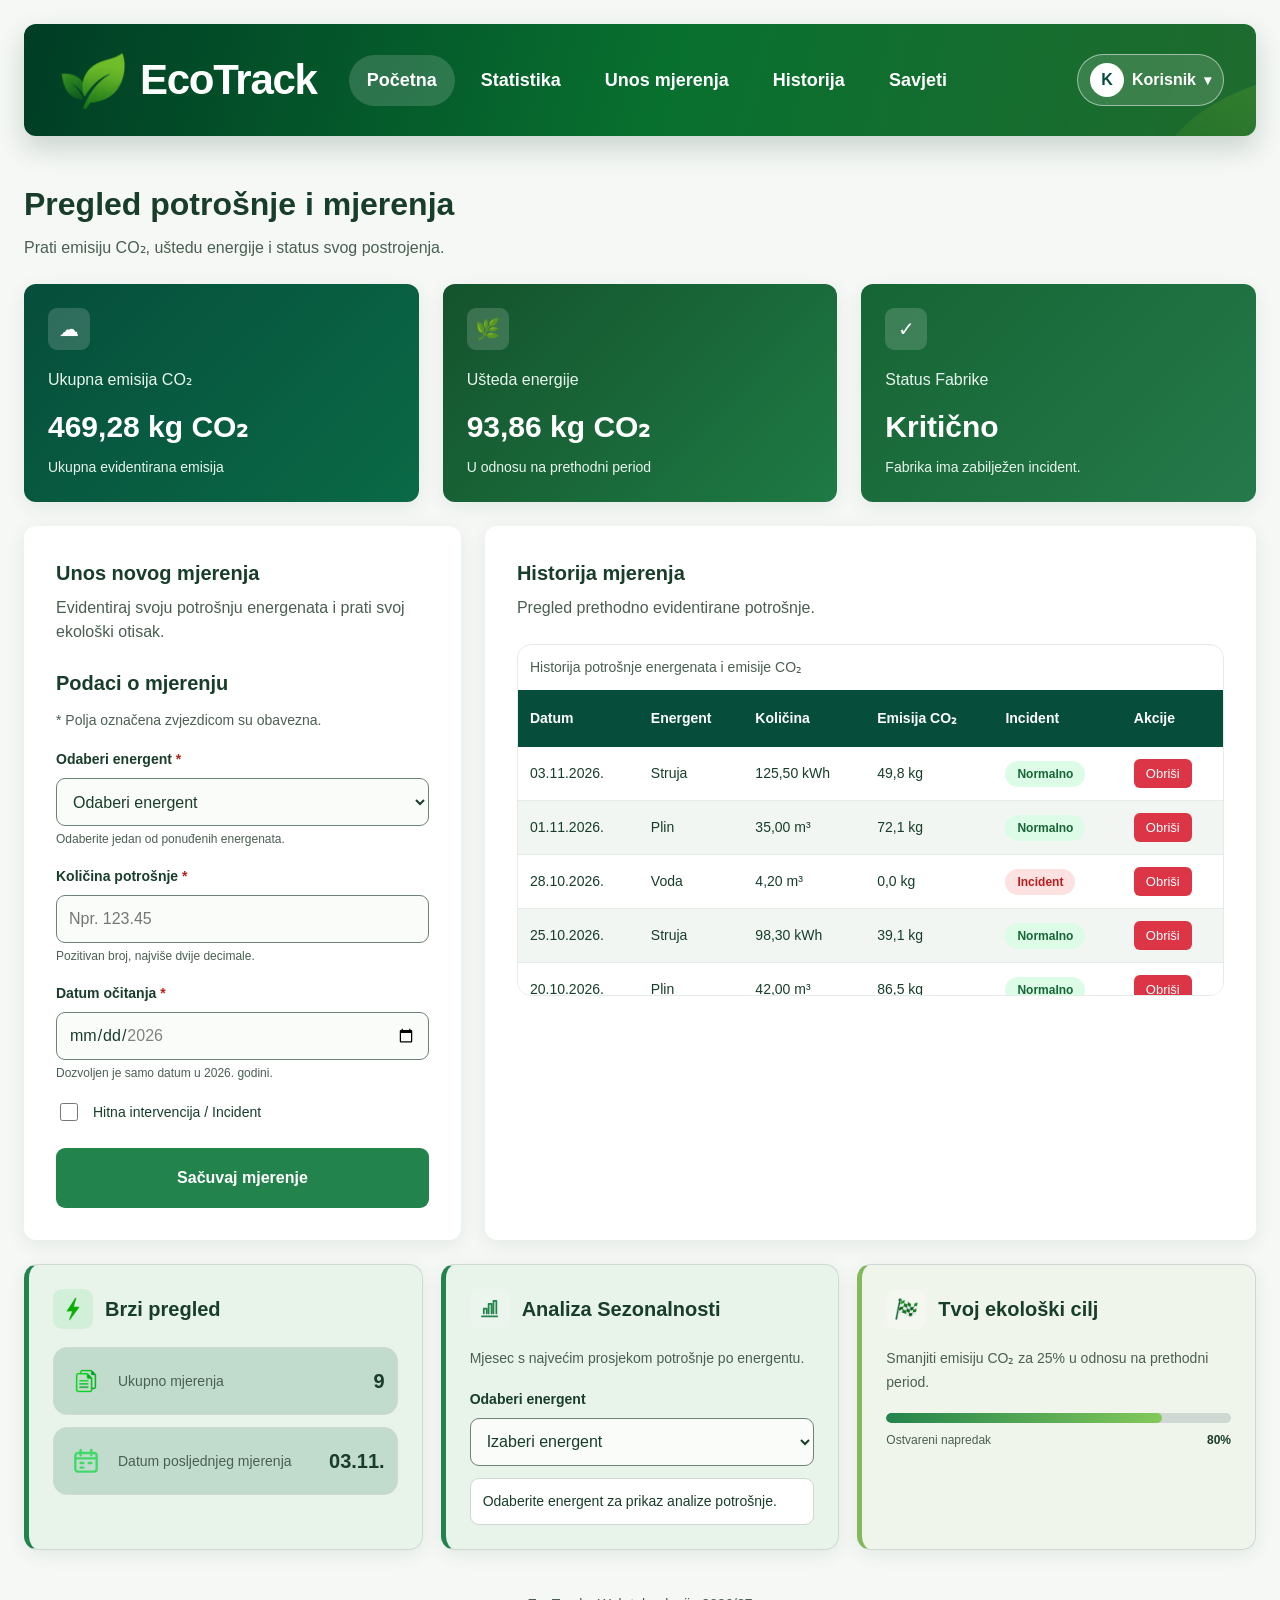
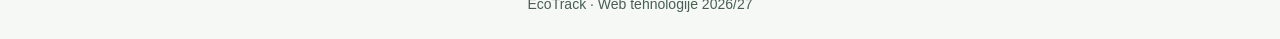
<file: index.html>
<!DOCTYPE html>
<html lang="bs">
<head>
    <meta charset="UTF-8">
    <meta name="viewport" content="width=device-width, initial-scale=1.0">
    <title>EcoTrack</title>
    <link rel="stylesheet" href="css/stil.css">
</head>

<body>

<!--ZAGLAVLJE-->
    <header class="site-header">

        <h1 class="logo">
            <img src="slike/ecotrack-logo.png" alt="">
            EcoTrack
        </h1>

        <nav class="main-nav" aria-label="Glavna navigacija">
            <ul>
                <li><a href="#pocetna" aria-current="page">Početna</a></li>
                <li><a href="#statistika">Statistika</a></li>
                <li><a href="#mjerenje">Unos mjerenja</a></li>
                <li><a href="#historija">Historija</a></li>
                <li><a href="#savjeti">Savjeti</a></li>
            </ul>
        </nav>

        <nav class="profile-menu" aria-label="Korisnički meni">
            <input class="profile-toggle sr-only" type="checkbox" id="profile-toggle">
            <label class="profile-trigger" for="profile-toggle">
                <span class="profile-avatar" aria-hidden="true">K</span>
                <span class="profile-name">Korisnik</span>
                <span class="profile-arrow" aria-hidden="true">▾</span>
                <span class="sr-only">– korisnički meni</span>
            </label>
            <ul class="profile-dropdown">
                <li><a href="#profil">Moj profil</a></li>
                <li><a href="#postavke">Postavke</a></li>
                <li><a href="#odjava">Odjava</a></li>
            </ul>
        </nav>

    </header>


    <!-- GLAVNI RADNI PROSTOR -->
    <main class="main-content" id="pocetna">

        <header class="dashboard-heading">
            <h2>Pregled potrošnje i mjerenja</h2>
            <p>Prati emisiju CO₂, uštedu energije i status svog postrojenja.</p>
        </header>

        <section class="statistics-section" id="statistika" aria-label="Pregled statističkih podataka">

            <article class="stat-card co2">
                <span class="stat-icon" aria-hidden="true">☁</span>
                <h3>Ukupna emisija CO₂</h3>
                <p data-testid="kartica-emisija">245,8 <span>kg CO₂</span></p>
                <small>Ukupna evidentirana emisija</small>
            </article>

            <article class="stat-card energy">
                <span class="stat-icon" aria-hidden="true">🌿</span>
                <h3>Ušteda energije</h3>
                <p data-testid="kartica-usteda">18,5%</p>
                <small>U odnosu na prethodni period</small>
            </article>

            <article class="stat-card status">
                <span class="stat-icon" aria-hidden="true">✓</span>
                <h3>Status Fabrike</h3>
                <p data-testid="kartica-status">Aktivno</p>
                <small data-testid="status-opis">Postrojenje radi u normalnom režimu.</small>
            </article>

        </section>


        <!-- Forma za unos mjerenja -->
        <section class="measurement-section" id="mjerenje" aria-labelledby="measurement-title">

            <header class="section-header">
                <h2 id="measurement-title">Unos novog mjerenja</h2>
                <p>Evidentiraj svoju potrošnju energenata i prati svoj ekološki otisak.</p>
            </header>

            <form action="#" method="get" data-testid="forma">
                <fieldset>
                    <legend>Podaci o mjerenju</legend>

                    <p class="required-note">
                        <span aria-hidden="true">*</span> Polja označena zvjezdicom su obavezna.
                    </p>

                    <label for="energent">
                        Odaberi energent
                        <span class="required-mark" aria-hidden="true">*</span>
                        <span class="sr-only">(obavezno)</span>
                    </label>
                    <select id="energent" name="energent" data-testid="energent" required aria-describedby="energent-hint">
                        <option value="">Odaberi energent</option>
                        <option value="struja">Struja</option>
                        <option value="plin">Plin</option>
                        <option value="voda">Voda</option>
                    </select>
                    <small class="field-hint" id="energent-hint">Odaberite jedan od ponuđenih energenata.</small>

                    <label for="kolicina">
                        Količina potrošnje
                        <span class="required-mark" aria-hidden="true">*</span>
                        <span class="sr-only">(obavezno)</span>
                    </label>
                    <input type="number" id="kolicina" name="kolicina" data-testid="kolicina"
                           min="0.01" max="999999.99" step="0.01"
                           inputmode="decimal" placeholder="Npr. 123.45"
                           required aria-describedby="kolicina-hint">
                    <small class="field-hint" id="kolicina-hint">Pozitivan broj, najviše dvije decimale.</small>

                    <label for="datum">
                        Datum očitanja
                        <span class="required-mark" aria-hidden="true">*</span>
                        <span class="sr-only">(obavezno)</span>
                    </label>
                    <input type="date" id="datum" name="datum" data-testid="datum"
                           min="2026-01-01" max="2026-12-31"
                           required aria-describedby="datum-hint datum-prikaz">
                    <small class="field-hint" id="datum-hint">Dozvoljen je samo datum u 2026. godini.</small>
                    <small class="date-preview" id="datum-prikaz" aria-live="polite"></small>

                    <label class="incident-label" for="incident">
                        <input type="checkbox" id="incident" name="incident" data-testid="incident">
                        Hitna intervencija / Incident
                    </label>

                    <button type="submit" class="submit-button" data-testid="submit">Sačuvaj mjerenje</button>
                </fieldset>
            </form>

            <div id="poruke" data-testid="poruke"
                role="status" aria-live="polite"></div>

        </section>


        <!-- Historija mjerenja -->
        <section class="history-section" id="historija" aria-labelledby="history-title">

            <header class="section-header">
                <h2 id="history-title">Historija mjerenja</h2>
                <p>Pregled prethodno evidentirane potrošnje.</p>
            </header>

            <div class="table-container" role="region" aria-label="Tabela historije mjerenja (može se pomjerati)" tabindex="0">
                <table data-testid="tabela">
                    <caption>Historija potrošnje energenata i emisije CO₂</caption>

                    <thead>
                        <tr>
                            <th scope="col">Datum</th>
                            <th scope="col">Energent</th>
                            <th scope="col">Količina</th>
                            <th scope="col">Emisija CO₂</th>
                            <th scope="col">Incident</th>
                            <th scope="col">Akcije</th>
                        </tr>
                    </thead>

                    <tbody>
                        <tr>
                            <td data-column="datum"><time datetime="2026-11-03">03.11.2026.</time></td>
                            <td data-column="energent">Struja</td>
                            <td data-column="kolicina">125,50 kWh</td>
                            <td>49,8 kg</td>
                            <td data-column="incident">
                                <label class="status-badge normal">
                                    <input type="checkbox" class="sr-only" disabled>
                                                 Normalno
                                </label>
                            </td>
                        </tr>
                        <tr>
                            <td data-column="datum"><time datetime="2026-11-01">01.11.2026.</time></td>
                            <td data-column="energent">Plin</td>
                            <td data-column="kolicina">35,00 m³</td>
                            <td>72,1 kg</td>
                            <td data-column="incident">
                                <label class="status-badge normal">
                                        <input type="checkbox" class="sr-only" disabled>
                                                Normalno
                                </label>
                            </td>
                        </tr>
                        <tr>
                            <td data-column="datum"><time datetime="2026-10-28">28.10.2026.</time></td>
                            <td data-column="energent">Voda</td>
                            <td data-column="kolicina">4,20 m³</td>
                            <td>0,0 kg</td>
                            <td data-column="incident">
                                <label class="status-badge incident">
                                    <input type="checkbox" class="sr-only" checked disabled>
                                                Incident
                                </label>
                        </td>
                        </tr>
                        <tr>
                            <td data-column="datum"><time datetime="2026-10-25">25.10.2026.</time></td>
                            <td data-column="energent">Struja</td>
                            <td data-column="kolicina">98,30 kWh</td>
                            <td>39,1 kg</td>
                            <td data-column="incident">
                                <label class="status-badge normal">
                                    <input type="checkbox" class="sr-only" disabled>
                                    Normalno
                                </label>
                            </td>
                        </tr>
                        <tr>
                            <td data-column="datum"><time datetime="2026-10-20">20.10.2026.</time></td>
                            <td data-column="energent">Plin</td>
                            <td data-column="kolicina">42,00 m³</td>
                            <td>86,5 kg</td>
                            <td data-column="incident">
                                <label class="status-badge normal">
                                    <input type="checkbox" class="sr-only" disabled>
                                    Normalno
                                </label></td>
                        </tr>
                        <tr>
                            <td data-column="datum"><time datetime="2026-10-15">15.10.2026.</time></td>
                            <td data-column="energent">Voda</td>
                            <td data-column="kolicina">5,10 m³</td>
                            <td>0,0 kg</td>
                            <td data-column="incident">
                                <label class="status-badge normal">
                                    <input type="checkbox" class="sr-only" disabled>
                                    Normalno
                                </label>
                            </td>
                        </tr>
                        <tr>
                            <td data-column="datum"><time datetime="2026-10-12">12.10.2026.</time></td>
                            <td data-column="energent">Struja</td>
                            <td data-column="kolicina">110,75 kWh</td>
                            <td>44,0 kg</td>
                            <td data-column="incident">
                                <label class="status-badge normal">
                                    <input type="checkbox" class="sr-only" disabled>
                                    Normalno
                                </label>
                            </td>
                        </tr>
                        <tr>
                            <td data-column="datum"><time datetime="2026-10-08">08.10.2026.</time></td>
                            <td data-column="energent">Plin</td>
                            <td data-column="kolicina">38,50 m³</td>
                            <td>79,3 kg</td>
                            <td data-column="incident">
                                <label class="status-badge normal">
                                    <input type="checkbox" class="sr-only" disabled>
                                    Normalno
                                </label>
                            </td>
                        </tr>
                        <tr>
                            <td data-column="datum"><time datetime="2026-10-03">03.10.2026.</time></td>
                            <td data-column="energent">Struja</td>
                            <td data-column="kolicina">142,00 kWh</td>
                            <td>56,4 kg</td>
                            <td data-column="incident">
                                <label class="status-badge incident">
                                    <input type="checkbox" class="sr-only" checked disabled>
                                                Incident
                                </label>
                            </td>
                        </tr>
                    </tbody>
                </table>
            </div>

        </section>


        <!-- BOČNA TRAKA -->
        <aside class="eco-sidebar" id="savjeti" aria-label="Dodatne informacije i ekološki savjeti">

            <section class="quick-overview" aria-labelledby="quick-overview-title">
                <h2 id="quick-overview-title">
                    <span class="sidebar-icon"><img src="slike/zelena-munja.png" alt=""></span>
                    Brzi pregled
                </h2>

                <ul class="overview-list">
                    <li class="overview-item">
                        <span class="overview-icon"><img src="slike/zeleni-papiri.png" alt=""></span>
                        <span class="overview-label">Ukupno mjerenja</span>
                        <strong data-testid="pregled-broj-mjerenja">0</strong>
                    </li>
                    <li class="overview-item">
                        <span class="overview-icon">
                            <svg viewBox="0 0 24 24" aria-hidden="true" focusable="false">
                                <rect x="4" y="6" width="16" height="14" rx="2" />
                                <path d="M8 3.75v4M16 3.75v4M4 10h16M8 13.5h2M14 13.5h2M8 17h2" />
                            </svg>
                        </span>
                        <span class="overview-label">Datum posljednjeg mjerenja</span>
                        <strong data-testid="pregled-zadnje-mjerenje">—</strong>
                    </li>
                </ul>
            </section>

            <section class="eco-tip" aria-labelledby="analiza-title">
                <h2 id="analiza-title">
                    <span class="sidebar-icon analysis-icon" aria-hidden="true"><svg viewBox="0 0 24 24" focusable="false"><path d="M4 20h16M6 17v-5h3v5M11 17V7h3v10M16 17V4h3v13"/></svg></span>
                    Analiza Sezonalnosti
                </h2>
                <p>Mjesec s najvećim prosjekom potrošnje po energentu.</p>
                <label for="analiza-energent">Odaberi energent</label>
                <select id="analiza-energent" data-testid="analiza-energent" aria-describedby="analiza-rezultat">
                    <option value="">Izaberi energent</option>
                    <option value="struja">Struja</option>
                    <option value="plin">Plin</option>
                    <option value="voda">Voda</option>
                </select>
                <div id="analiza-rezultat" class="analysis-result" data-testid="analiza-rezultat" aria-live="polite">Odaberite energent za prikaz analize potrošnje.</div>
            </section>

            <section class="eco-goal" aria-labelledby="eco-goal-title">
                <h2 id="eco-goal-title">
                    <span class="sidebar-icon"><img src="slike/zastavica-cilj.png" alt=""></span>
                    Tvoj ekološki cilj
                </h2>
                <p class="goal-description">Smanjiti emisiju CO₂ za 25% u odnosu na prethodni period.</p>
                <progress class="goal-progress" data-testid="cilj-napredak" value="0" max="100" aria-label="Napredak prema ekološkom cilju">0%</progress>
                <p class="goal-progress-label">
                    <span>Ostvareni napredak</span>
                    <strong data-testid="cilj-napredak-tekst">—</strong>
                </p>
            </section>

        </aside>

    </main>


    <footer class="site-footer">
        <p>EcoTrack · Web tehnologije 2026/27 </p>
    </footer>

<script defer src="js/Evidencija.js"></script>
<script type="module" src="js/app.js"></script>
</body>
</html>
</file>
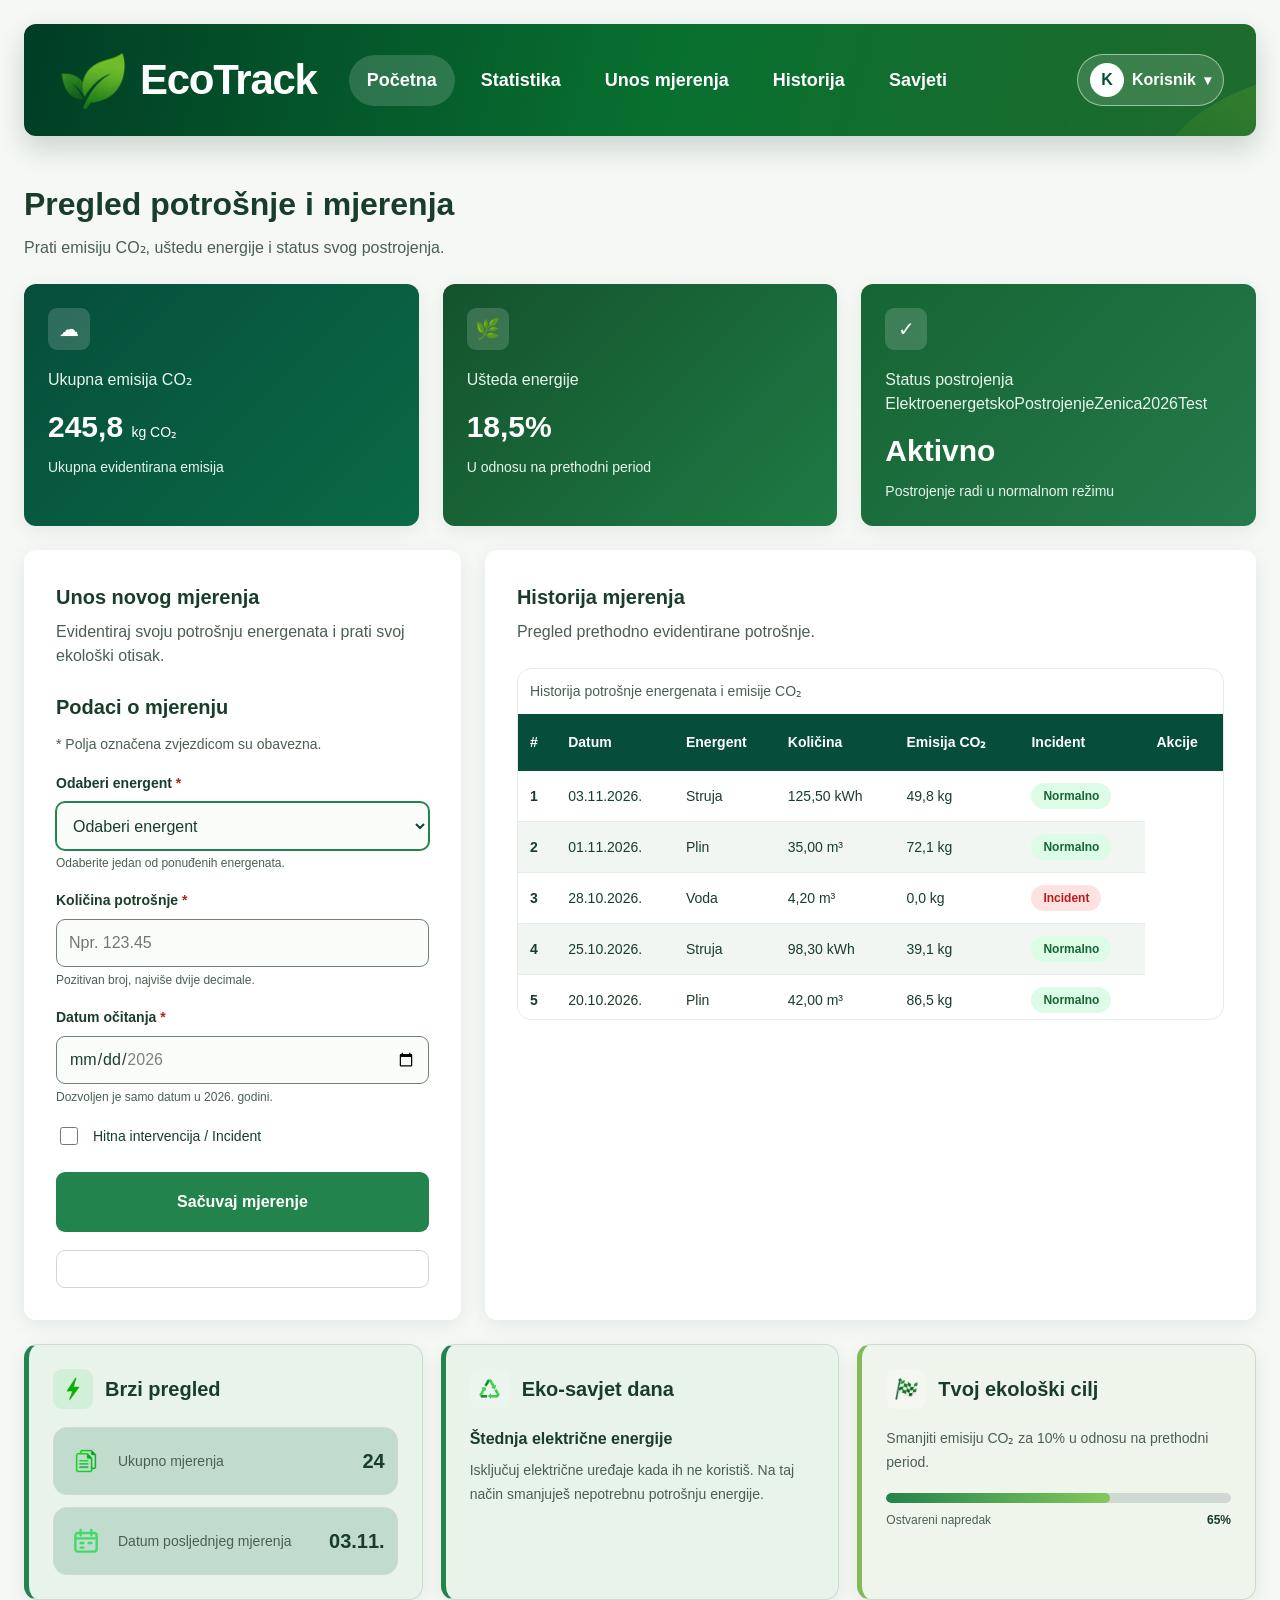
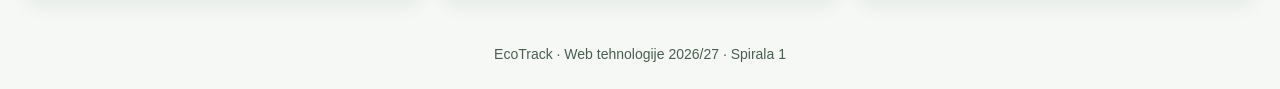
<file: html/index.html>
<!DOCTYPE html>
<html lang="bs">
<head>
    <meta charset="UTF-8">
    <meta name="viewport" content="width=device-width, initial-scale=1.0">
    <title>EcoTrack</title>
    <link rel="stylesheet" href="../css/stil.css">
</head>

<body>

<!--ZAGLAVLJE-->
    <header class="site-header">

        <h1 class="logo">
            <img src="../slike/ecotrack-logo.png" alt="">
            EcoTrack
        </h1>

        <nav class="main-nav" aria-label="Glavna navigacija">
            <ul>
                <li><a href="#pocetna" aria-current="page">Početna</a></li>
                <li><a href="#statistika">Statistika</a></li>
                <li><a href="#mjerenje">Unos mjerenja</a></li>
                <li><a href="#historija">Historija</a></li>
                <li><a href="#savjeti">Savjeti</a></li>
            </ul>
        </nav>

        <nav class="profile-menu" aria-label="Korisnički meni">
            <input class="profile-toggle sr-only" type="checkbox" id="profile-toggle">
            <label class="profile-trigger" for="profile-toggle">
                <span class="profile-avatar" aria-hidden="true">K</span>
                <span class="profile-name">Korisnik</span>
                <span class="profile-arrow" aria-hidden="true">▾</span>
                <span class="sr-only">– korisnički meni</span>
            </label>
            <ul class="profile-dropdown">
                <li><a href="#profil">Moj profil</a></li>
                <li><a href="#postavke">Postavke</a></li>
                <li><a href="#odjava">Odjava</a></li>
            </ul>
        </nav>

    </header>


    <!-- GLAVNI RADNI PROSTOR -->
    <main class="main-content" id="pocetna">

        <header class="dashboard-heading">
            <h2>Pregled potrošnje i mjerenja</h2>
            <p>Prati emisiju CO₂, uštedu energije i status svog postrojenja.</p>
        </header>

        <section class="statistics-section" id="statistika" aria-label="Pregled statističkih podataka">

            <article class="stat-card co2">
                <span class="stat-icon" aria-hidden="true">☁</span>
                <h3>Ukupna emisija CO₂</h3>
                <p data-testid="kartica-emisija">245,8 <span>kg CO₂</span></p>
                <small>Ukupna evidentirana emisija</small>
            </article>

            <article class="stat-card energy">
                <span class="stat-icon" aria-hidden="true">🌿</span>
                <h3>Ušteda energije</h3>
                <p data-testid="kartica-usteda">18,5%</p>
                <small>U odnosu na prethodni period</small>
            </article>

            <article class="stat-card status">
                <span class="stat-icon" aria-hidden="true">✓</span>
                <h3>Status postrojenja ElektroenergetskoPostrojenjeZenica2026Test</h3>
                <p data-testid="kartica-status">Aktivno</p>
                <small>Postrojenje radi u normalnom režimu</small>
            </article>

        </section>


        <!-- Forma za unos mjerenja -->
        <section class="measurement-section" id="mjerenje" aria-labelledby="measurement-title">

            <header class="section-header">
                <h2 id="measurement-title">Unos novog mjerenja</h2>
                <p>Evidentiraj svoju potrošnju energenata i prati svoj ekološki otisak.</p>
            </header>

            <form action="#" method="get" data-testid="forma">
                <fieldset>
                    <legend>Podaci o mjerenju</legend>

                    <p class="required-note">
                        <span aria-hidden="true">*</span> Polja označena zvjezdicom su obavezna.
                    </p>

                    <label for="energent">
                        Odaberi energent
                        <span class="required-mark" aria-hidden="true">*</span>
                        <span class="sr-only">(obavezno)</span>
                    </label>
                    <select id="energent" name="energent" data-testid="energent" aria-describedby="energent-hint">
                        <option value="">Odaberi energent</option>
                        <option value="struja">Struja</option>
                        <option value="plin">Plin</option>
                        <option value="voda">Voda</option>
                    </select>
                    <small class="field-hint" id="energent-hint">Odaberite jedan od ponuđenih energenata.</small>

                    <label for="kolicina">
                        Količina potrošnje
                        <span class="required-mark" aria-hidden="true">*</span>
                        <span class="sr-only">(obavezno)</span>
                    </label>
                    <input type="number" id="kolicina" name="kolicina" data-testid="kolicina"
                           min="0.01" max="999999.99" step="0.01"
                           inputmode="decimal" placeholder="Npr. 123.45"
                           required aria-describedby="kolicina-hint">
                    <small class="field-hint" id="kolicina-hint">Pozitivan broj, najviše dvije decimale.</small>

                    <label for="datum">
                        Datum očitanja
                        <span class="required-mark" aria-hidden="true">*</span>
                        <span class="sr-only">(obavezno)</span>
                    </label>
                    <input type="date" id="datum" name="datum" data-testid="datum"
                           min="2026-01-01" max="2026-12-31"
                           required aria-describedby="datum-hint">
                    <small class="field-hint" id="datum-hint">Dozvoljen je samo datum u 2026. godini.</small>

                    <label class="incident-label" for="incident">
                        <input type="checkbox" id="incident" name="incident" data-testid="incident">
                        Hitna intervencija / Incident
                    </label>

                    <button type="submit" class="submit-button" data-testid="submit">Sačuvaj mjerenje</button>
                </fieldset>
            </form>

            <div id="poruke" data-testid="poruke"
                role="status" aria-live="polite">
            </div>

        </section>


        <!-- Historija mjerenja -->
        <section class="history-section" id="historija" aria-labelledby="history-title">

            <header class="section-header">
                <h2 id="history-title">Historija mjerenja</h2>
                <p>Pregled prethodno evidentirane potrošnje.</p>
            </header>

            <div class="table-container" role="region" aria-label="Tabela historije mjerenja (može se pomjerati)" tabindex="0">
                <table data-testid="tabela">
                    <caption>Historija potrošnje energenata i emisije CO₂</caption>

                    <thead>
                        <tr>
                            <th scope="col">#</th>
                            <th scope="col">Datum</th>
                            <th scope="col">Energent</th>
                            <th scope="col">Količina</th>
                            <th scope="col">Emisija CO₂</th>
                            <th scope="col">Incident</th>
                            <th scope="col">Akcije</th>
                        </tr>
                    </thead>

                    <tbody>
                        <tr>
                            <th scope="row">1</th>
                            <td data-column="datum"><time datetime="2026-11-03">03.11.2026.</time></td>
                            <td data-column="energent">Struja</td>
                            <td data-column="kolicina">125,50 kWh</td>
                            <td data-column="emisija">49,8 kg</td>
                            <td data-column="incident">
                                <label class="status-badge normal">
                                    <input type="checkbox" class="sr-only" disabled>
                                                 Normalno
                                </label>
                            </td>
                        </tr>
                        <tr>
                            <th scope="row">2</th>
                            <td data-column="datum"><time datetime="2026-11-01">01.11.2026.</time></td>
                            <td data-column="energent">Plin</td>
                            <td data-column="kolicina">35,00 m³</td>
                            <td data-column="emisija">72,1 kg</td>
                            <td data-column="incident">
                                <label class="status-badge normal">
                                        <input type="checkbox" class="sr-only" disabled>
                                                Normalno
                                </label>
                            </td>
                        </tr>
                        <tr>
                            <th scope="row">3</th>
                            <td data-column="datum"><time datetime="2026-10-28">28.10.2026.</time></td>
                            <td data-column="energent">Voda</td>
                            <td data-column="kolicina">4,20 m³</td>
                            <td data-column="emisija">0,0 kg</td>
                            <td data-column="incident">
                                <label class="status-badge incident">
                                    <input type="checkbox" class="sr-only" checked disabled>
                                                Incident
                                </label>
                            </td>
                        </tr>
                        <tr>
                            <th scope="row">4</th>
                            <td data-column="datum"><time datetime="2026-10-25">25.10.2026.</time></td>
                            <td data-column="energent">Struja</td>
                            <td data-column="kolicina">98,30 kWh</td>
                            <td data-column="emisija">39,1 kg</td>
                            <td data-column="incident">
                                <label class="status-badge normal">
                                    <input type="checkbox" class="sr-only" disabled>
                                    Normalno
                                </label>
                            </td>
                        </tr>
                        <tr>
                            <th scope="row">5</th>
                            <td data-column="datum"><time datetime="2026-10-20">20.10.2026.</time></td>
                            <td data-column="energent">Plin</td>
                            <td data-column="kolicina">42,00 m³</td>
                            <td data-column="emisija">86,5 kg</td>
                            <td data-column="incident">
                                <label class="status-badge normal">
                                    <input type="checkbox" class="sr-only" disabled>
                                    Normalno
                                </label></td>
                        </tr>
                        <tr>
                            <th scope="row">6</th>
                            <td data-column="datum"><time datetime="2026-10-15">15.10.2026.</time></td>
                            <td data-column="energent">Voda</td>
                            <td data-column="kolicina">5,10 m³</td>
                            <td data-column="emisija">0,0 kg</td>
                            <td data-column="incident">
                                <label class="status-badge normal">
                                    <input type="checkbox" class="sr-only" disabled>
                                    Normalno
                                </label>
                            </td>
                        </tr>
                        <tr>
                            <th scope="row">7</th>
                            <td data-column="datum"><time datetime="2026-10-12">12.10.2026.</time></td>
                            <td data-column="energent">Struja</td>
                            <td data-column="kolicina">110,75 kWh</td>
                            <td data-column="emisija">44,0 kg</td>
                            <td data-column="incident">
                                <label class="status-badge normal">
                                    <input type="checkbox" class="sr-only" disabled>
                                    Normalno
                                </label>
                            </td>
                        </tr>
                        <tr>
                            <th scope="row">8</th>
                            <td data-column="datum"><time datetime="2026-10-08">08.10.2026.</time></td>
                            <td data-column="energent">Plin</td>
                            <td data-column="kolicina">38,50 m³</td>
                            <td data-column="emisija">79,3 kg</td>
                            <td data-column="incident">
                                <label class="status-badge normal">
                                    <input type="checkbox" class="sr-only" disabled>
                                    Normalno
                                </label>
                            </td>
                        </tr>
                        <tr>
                            <th scope="row">9</th>
                            <td data-column="datum"><time datetime="2026-10-03">03.10.2026.</time></td>
                            <td data-column="energent">Struja</td>
                            <td data-column="kolicina">142,00 kWh</td>
                            <td data-column="emisija">56,4 kg</td>
                            <td data-column="incident">
                                <label class="status-badge normal">
                                    <input type="checkbox" class="sr-only" checked disabled>
                                    Incident
                                </label>
                            </td>
                        </tr>
                    </tbody>
                </table>
            </div>

        </section>


        <!-- BOČNA TRAKA -->
        <aside class="eco-sidebar" id="savjeti" aria-label="Dodatne informacije i ekološki savjeti">

            <section class="quick-overview" aria-labelledby="quick-overview-title">
                <h2 id="quick-overview-title">
                    <span class="sidebar-icon"><img src="../slike/zelena-munja.png" alt=""></span>
                    Brzi pregled
                </h2>

                <ul class="overview-list">
                    <li class="overview-item">
                        <span class="overview-icon"><img src="../slike/zeleni-papiri.png" alt=""></span>
                        <span class="overview-label">Ukupno mjerenja</span>
                        <strong>24</strong>
                    </li>
                    <li class="overview-item">
                        <span class="overview-icon">
                            <svg viewBox="0 0 24 24" aria-hidden="true" focusable="false">
                                <rect x="4" y="6" width="16" height="14" rx="2" />
                                <path d="M8 3.75v4M16 3.75v4M4 10h16M8 13.5h2M14 13.5h2M8 17h2" />
                            </svg>
                        </span>
                        <span class="overview-label">Datum posljednjeg mjerenja</span>
                        <strong><time datetime="2026-11-03">03.11.</time></strong>
                    </li>
                </ul>
            </section>

            <section class="eco-tip" aria-labelledby="eco-tip-title">
                <h2 id="eco-tip-title">
                    <span class="sidebar-icon"><img src="../slike/eko-recikliranje.png" alt=""></span>
                    Eko-savjet dana
                </h2>
                <article>
                    <h3>Štednja električne energije</h3>
                    <p>
                        Isključuj električne uređaje kada ih ne koristiš.
                        Na taj način smanjuješ nepotrebnu potrošnju energije.
                    </p>
                </article>
            </section>

            <section class="eco-goal" aria-labelledby="eco-goal-title">
                <h2 id="eco-goal-title">
                    <span class="sidebar-icon"><img src="../slike/zastavica-cilj.png" alt=""></span>
                    Tvoj ekološki cilj
                </h2>
                <p class="goal-description">Smanjiti emisiju CO₂ za 10% u odnosu na prethodni period.</p>
                <progress class="goal-progress" value="65" max="100" aria-label="Napredak prema ekološkom cilju">65%</progress>
                <p class="goal-progress-label">
                    <span>Ostvareni napredak</span>
                    <strong>65%</strong>
                </p>
            </section>

        </aside>

    </main>


    <footer class="site-footer">
        <p>EcoTrack · Web tehnologije 2026/27 · Spirala 1</p>
    </footer>

<script type="module" src="../js/app.js"></script>
</body>
</html>
</file>
<file: css/stil.css>
/*
   1. VARIJABLE
*/

:root {
    color-scheme: light;

    /* Boje: brend */
    --color-primary: #23834C;
    --color-primary-dark: #176B39;
    --color-primary-deep: #064E3B;
    --color-accent: #42D96B;
    --color-accent-soft: rgba(66, 217, 107, 0.13);
    --color-progress-end: #83C95B;
    --color-on-brand: #FFFFFF;
    --color-on-brand-soft: #E8F6EE;

    /* Boje: površine i tekst */
    --color-page: #F5F8F5;
    --color-surface: #FFFFFF;
    --color-surface-soft: #E8F3E9;
    --color-surface-alt: #F1F6F2;
    --color-text: #183D2B;
    --color-text-secondary: #4A5F52;

    /* Boje: ivice, polja, stanja */
    --color-border: #CFD8D3;
    --color-table-border: #E5ECE7;
    --color-input-bg: #FAFCFA;
    --color-input-border: #6F8277;
    --color-danger: #B42318;
    --color-valid: #23834C;
    --color-focus: #176B39;
    --color-row-hover: #E2F0E5;

    /* Zaglavlje */
    --header-start: #003D25;
    --header-mid: #08702F;
    --header-end: #1F6B2E;
    --header-decoration: url("../slike/list-dekoracija.png");
    --decoration-opacity: 0.22;
    --overlay-soft: rgba(255, 255, 255, 0.14);
    --overlay-hover: rgba(255, 255, 255, 0.16);
    --overlay-border: rgba(255, 255, 255, 0.5);

    /* Kartice */
    --card-co2-start: #064E3B;
    --card-co2-end: #0A6A46;
    --card-energy-start: #14532D;
    --card-energy-end: #1E7A44;
    --card-status-start: #166534;
    --card-status-end: #25794A;
    --card-icon-bg: rgba(255, 255, 255, 0.16);

    /* Bočna traka */
    --color-tip-bg: #E8F3E9;
    --color-tip-border: #23834C;
    --color-info-bg: #F0F5EC;
    --color-info-border: #83B95A;

    /* Statusne oznake */
    --badge-normal-bg: #DCFCE7;
    --badge-normal-text: #166534;
    --badge-incident-bg: #FEE2E2;
    --badge-incident-text: #B91C1C;

    /* Sjene */
    --shadow-card: 0 5px 20px rgba(0, 45, 25, 0.07);
    --shadow-navbar: 0 12px 28px rgba(0, 45, 25, 0.18);
    --shadow-card-hover: 0 13px 28px rgba(0, 45, 25, 0.22);
    --shadow-dropdown: 0 12px 28px rgba(0, 0, 0, 0.2);

    /* Razmaci */
    --space-2xs: 0.25rem;
    --space-xs: 0.5rem;
    --space-sm: 0.75rem;
    --space-md: 1.125rem;
    --space-lg: 1.5rem;
    --space-xl: 2rem;
    --space-2xl: 2.75rem;
    --gutter: clamp(0.75rem, 3vw, 1.5rem);

    /* Dimenzije */
    --content-max: 87rem;
    --sidebar-width: 18rem;
    --table-min-width: 33rem;
    --table-max-height: 22rem;
    --card-min-height: 11.875rem;
    --card-min-width: 15.5rem;
    --icon-box: 2.5rem;
    --icon-size: 1.45rem;

    /* Tipografija */
    --font-family-base: Arial, Helvetica, sans-serif;
    --font-size-xs: 0.75rem;
    --font-size-small: 0.875rem;
    --font-size-base: 1rem;
    --font-size-md: 1.125rem;
    --font-size-lg: 1.25rem;
    --font-size-xl: 1.875rem;
    --font-size-heading: 2rem;
    --font-size-logo: clamp(1.75rem, 5vw, 2.625rem);
    --line-height-base: 1.5;
    --line-height-text: 1.7;

    /* Ivice i zaobljenja */
    --border-width: 1px;
    --border-width-strong: 2px;
    --border-width-accent: 5px;
    --radius-small: 9px;
    --radius-medium: 12px;
    --radius-large: 14px;
    --radius-pill: 999px;

    /* Animacije */
    --transition-fast: 0.2s ease;
    --transition-card: 0.25s ease;
}

@media (prefers-color-scheme: dark) {
    :root {
        color-scheme: dark;

        --color-page: #101914;
        --color-surface: #1B2921;
        --color-surface-soft: #24372B;
        --color-surface-alt: #26382D;
        --color-text: #E5F0E8;
        --color-text-secondary: #B4C5B8;

        --color-border: #52675A;
        --color-table-border: #3B5042;
        --color-input-bg: #17231B;
        --color-input-border: #8DA395;
        --color-danger: #FF8A94;
        --color-valid: #75C995;
        --color-focus: #75C995;
        --color-row-hover: #314A39;

        --color-primary-deep: #075B43;

        --color-tip-bg: #24372B;
        --color-tip-border: #48A66B;
        --color-info-bg: #1D3026;
        --color-info-border: #8BC85F;

        --badge-normal-bg: #1F4D32;
        --badge-normal-text: #C6F6D5;
        --badge-incident-bg: #5B1A1F;
        --badge-incident-text: #FECACA;

        --shadow-card: 0 5px 20px rgba(0, 0, 0, 0.25);
        --shadow-navbar: 0 12px 28px rgba(0, 0, 0, 0.35);
        --shadow-card-hover: 0 13px 28px rgba(0, 0, 0, 0.45);
        --shadow-dropdown: 0 12px 28px rgba(0, 0, 0, 0.5);
    }
}

/* Korisnici koji ne žele animacije */
@media (prefers-reduced-motion: reduce) {
    :root {
        --transition-fast: 0s;
        --transition-card: 0s;
    }

    html {
        scroll-behavior: auto;
    }
}


/*
   2. OSNOVNE POSTAVKE
*/

*,
*::before,
*::after {
    box-sizing: border-box;
}

html {
    scroll-behavior: smooth;
}

body {
    margin: 0;
    background-color: var(--color-page);
    color: var(--color-text);
    font-family: var(--font-family-base);
    font-size: var(--font-size-base);
    line-height: var(--line-height-base);

    /* Duge riječi se lome umjesto da probiju kontejner */
    overflow-wrap: anywhere;
}

:focus-visible {
    outline: var(--border-width-strong) solid var(--color-focus);
    outline-offset: var(--space-2xs);
}

/* Vidljivo samo čitačima ekrana */
.sr-only {
    position: absolute;
    width: 1px;
    height: 1px;
    margin: -1px;
    padding: 0;
    overflow: hidden;
    clip-path: inset(50%);
    white-space: nowrap;
    border: 0;
}


/*
   3. ZAGLAVLJE, NAVIGACIJA I PROFIL
*/

.site-header {
    position: relative;
    z-index: 1;

    display: flex;
    flex-wrap: wrap;
    align-items: center;
    gap: var(--space-md) var(--space-xl);

    width: min(calc(100% - 2 * var(--gutter)), var(--content-max));
    min-height: 7rem;
    margin: var(--gutter) auto 0;
    padding: var(--space-md) var(--space-xl);

    border-radius: var(--radius-medium);
    background: linear-gradient(
        105deg,
        var(--header-start) 0%,
        var(--header-mid) 52%,
        var(--header-end) 100%
    );
    box-shadow: var(--shadow-navbar);
}

/* Dekorativni list u uglu; pseudo-element se sam odsijeca na rubove zaglavlja */
.site-header::before {
    content: "";
    position: absolute;
    inset: 0;

    border-radius: inherit;
    background: var(--header-decoration) no-repeat right -2rem bottom -7rem / 14rem auto;
    opacity: var(--decoration-opacity);
    pointer-events: none;
}

/* position: relative da sadržaj bude iznad dekoracije */
.logo,
.main-nav,
.profile-menu {
    position: relative;
}

.logo {
    display: flex;
    align-items: center;
    gap: var(--space-sm);
    margin: 0;

    color: var(--color-on-brand);
    font-size: var(--font-size-logo);
    letter-spacing: -0.03em;
}

.logo img {
    display: block;
    width: 4.5rem;
    height: auto;
}

/* Navigacija */

.main-nav ul {
    display: flex;
    flex-wrap: wrap;
    align-items: center;
    gap: var(--space-xs);

    margin: 0;
    padding: 0;
    list-style: none;
}

.main-nav a {
    display: block;
    padding: var(--space-sm) var(--space-md);

    border-radius: var(--radius-pill);
    color: var(--color-on-brand);
    font-size: var(--font-size-md);
    font-weight: 600;
    text-decoration: none;
    white-space: nowrap;

    transition: background-color var(--transition-fast);
}

.main-nav a:hover,
.main-nav a[aria-current="page"] {
    background-color: var(--overlay-hover);
}

.site-header :focus-visible {
    outline-color: var(--color-on-brand);
}

.profile-menu {
    margin-left: auto;
}

.profile-trigger {
    display: flex;
    align-items: center;
    gap: var(--space-xs);
    padding: var(--space-xs) var(--space-sm);

    border: var(--border-width) solid var(--overlay-border);
    border-radius: var(--radius-pill);
    background-color: var(--overlay-soft);
    color: var(--color-on-brand);
    font-weight: 600;
    cursor: pointer;

    transition: background-color var(--transition-fast);
}

.profile-menu:hover .profile-trigger,
.profile-toggle:checked + .profile-trigger {
    background-color: var(--overlay-hover);
}

.profile-toggle:focus-visible + .profile-trigger {
    outline: var(--border-width-strong) solid var(--color-on-brand);
    outline-offset: var(--space-2xs);
}

.profile-avatar {
    display: flex;
    align-items: center;
    justify-content: center;
    width: 2.125rem;
    height: 2.125rem;

    border-radius: 50%;
    background-color: var(--color-on-brand);
    color: var(--color-primary-deep);
    font-weight: 700;
}

.profile-arrow {
    font-size: var(--font-size-small);
}

.profile-dropdown {
    position: absolute;
    top: calc(100% + var(--space-xs));
    right: 0;

    display: none;
    min-width: 11rem;
    margin: 0;
    padding: var(--space-xs);
    list-style: none;

    border: var(--border-width) solid var(--color-border);
    border-radius: var(--radius-large);
    background-color: var(--color-surface);
    box-shadow: var(--shadow-dropdown);
}

.profile-dropdown::before {
    content: "";
    position: absolute;
    inset: auto 0 100% 0;
    height: var(--space-xs);
}

.profile-menu:hover .profile-dropdown,
.profile-toggle:checked ~ .profile-dropdown,
.profile-menu:has(:focus-visible) .profile-dropdown {
    display: block;
}

.profile-dropdown a {
    display: block;
    padding: var(--space-sm);

    border-radius: var(--radius-small);
    color: var(--color-text);
    text-decoration: none;
    white-space: nowrap;
}

.profile-dropdown a:hover,
.profile-dropdown a:focus-visible {
    background-color: var(--color-surface-soft);
}

.profile-dropdown :focus-visible {
    outline-color: var(--color-focus);
}


/*
   4. RASPORED GLAVNOG DIJELA
*/

.main-content {
    display: grid;
    grid-template-columns: minmax(0, 1fr);
    gap: var(--space-lg);

    width: min(calc(100% - 2 * var(--gutter)), var(--content-max));
    margin: var(--space-2xl) auto;
}

.dashboard-heading,
.statistics-section,
.eco-sidebar {
    grid-column: 1 / -1;
}

.dashboard-heading h2 {
    margin: 0 0 var(--space-xs);
    font-size: var(--font-size-heading);
}

.dashboard-heading p {
    margin: 0;
    color: var(--color-text-secondary);
}

@media (min-width: 56rem) {
    .main-content {
        grid-template-columns: minmax(18rem, 0.85fr) minmax(0, 1.5fr);
    }
}

@media (min-width: 90rem) {
    .main-content {
        grid-template-columns: minmax(18rem, 0.85fr) minmax(0, 1.5fr) var(--sidebar-width);
    }

    .dashboard-heading,
    .statistics-section {
        grid-column: 1 / 3;
    }

    .eco-sidebar {
        grid-column: 3;
        grid-row: 2 / span 2;
        grid-template-columns: minmax(0, 1fr);
    }
}


/*
   5. KARTICE
*/

.statistics-section {
    display: grid;
    grid-template-columns: repeat(auto-fit, minmax(min(100%, var(--card-min-width)), 1fr));
    gap: var(--space-lg);
}

.stat-card {
    min-width: 0;
    min-height: var(--card-min-height);
    padding: var(--space-lg);
    overflow: hidden;

    border-radius: var(--radius-medium);
    color: var(--color-on-brand);
    box-shadow: var(--shadow-card);

    transition: transform var(--transition-card), box-shadow var(--transition-card);
}

.stat-card.co2 {
    background: linear-gradient(135deg, var(--card-co2-start), var(--card-co2-end));
}

.stat-card.energy {
    background: linear-gradient(135deg, var(--card-energy-start), var(--card-energy-end));
}

.stat-card.status {
    background: linear-gradient(135deg, var(--card-status-start), var(--card-status-end));
}

.stat-icon {
    display: flex;
    align-items: center;
    justify-content: center;
    width: 2.625rem;
    height: 2.625rem;
    margin-bottom: var(--space-md);

    border-radius: var(--radius-small);
    background-color: var(--card-icon-bg);
    font-size: var(--font-size-lg);
}

.stat-card h3 {
    margin: 0 0 var(--space-sm);
    color: var(--color-on-brand-soft);
    font-size: var(--font-size-base);
    font-weight: 500;
}

.stat-card p {
    margin: 0 0 var(--space-xs);
    font-size: var(--font-size-xl);
    font-weight: 700;
}

.stat-card p span {
    font-size: var(--font-size-small);
    font-weight: 400;
}

.stat-card small {
    display: block;
    color: var(--color-on-brand-soft);
    font-size: var(--font-size-small);
}

/* Hover: transform pravi stacking context, zato je zaglavlje iznad kartica */
.stat-card:hover {
    transform: translateY(-0.3rem) scale(1.02);
    box-shadow: var(--shadow-card-hover);
}


/*
   6. FORMA
*/

.measurement-section,
.history-section {
    min-width: 0;
    padding: var(--space-xl);

    border-radius: var(--radius-medium);
    background-color: var(--color-surface);
    box-shadow: var(--shadow-card);
}

.section-header {
    margin-bottom: var(--space-lg);
}

.section-header h2 {
    margin: 0 0 var(--space-xs);
    font-size: var(--font-size-lg);
}

.section-header p {
    margin: 0;
    color: var(--color-text-secondary);
}

fieldset {
    min-width: 0;
    margin: 0;
    padding: 0;
    border: 0;
}

legend {
    margin-bottom: var(--space-sm);
    padding: 0;
    font-size: var(--font-size-lg);
    font-weight: 700;
}

.required-note {
    margin: 0 0 var(--space-md);
    color: var(--color-text-secondary);
    font-size: var(--font-size-small);
}

.required-mark {
    color: var(--color-danger);
}

.measurement-section label {
    display: block;
    margin-bottom: var(--space-xs);
    font-size: var(--font-size-small);
    font-weight: 600;
}

.measurement-section input:not([type="checkbox"]),
.measurement-section select {
    display: block;
    width: 100%;
    height: 3rem;
    margin-bottom: var(--space-2xs);
    padding: 0 var(--space-sm);

    border: var(--border-width) solid var(--color-input-border);
    border-radius: var(--radius-small);
    background-color: var(--color-input-bg);
    color: var(--color-text);
    font: inherit;
}

.field-hint {
    display: block;
    margin-bottom: var(--space-md);
    color: var(--color-text-secondary);
    font-size: var(--font-size-xs);
}

/* Nevalidno: samo nakon interakcije (:user-invalid).
   Ne oslanjamo se samo na boju, tekst postaje podebljan i dobija ikonu. */
.measurement-section form:not([novalidate]) input:user-invalid,
.measurement-section form:not([novalidate]) select:user-invalid {
    border-color: var(--color-danger);
    box-shadow: 0 0 0 var(--border-width) var(--color-danger);
}

.measurement-section form:not([novalidate]) input:user-invalid + .field-hint,
.measurement-section form:not([novalidate]) select:user-invalid + .field-hint {
    color: var(--color-danger);
    font-weight: 700;
}

.measurement-section form:not([novalidate]) input:user-invalid + .field-hint::before,
.measurement-section form:not([novalidate]) select:user-invalid + .field-hint::before {
    content: "⚠ ";
}

.measurement-section input:not([type="checkbox"]):valid,
.measurement-section select:valid {
    border-color: var(--color-valid);
    box-shadow: 0 0 0 var(--border-width) var(--color-valid);
}

.measurement-section input:not([type="checkbox"])[aria-invalid="true"],
.measurement-section select[aria-invalid="true"] {
    border-color: var(--color-danger);
    box-shadow: 0 0 0 var(--border-width) var(--color-danger);
}

.date-preview:not(:empty) {
    display: block;
    margin: calc(-1 * var(--space-xs)) 0 var(--space-md);
    color: var(--color-text-secondary);
    font-size: var(--font-size-small);
}

#poruke:not(:empty) {
    margin-top: var(--space-md);
    padding: var(--space-md);
    border: var(--border-width) solid var(--color-border);
    border-radius: var(--radius-small);
}

#poruke.poruka-greska {
    background-color: var(--badge-incident-bg);
    border-color: var(--color-danger);
    color: var(--badge-incident-text);
}

#poruke.poruka-uspjeh {
    background-color: var(--badge-normal-bg);
    border-color: var(--color-valid);
    color: var(--badge-normal-text);
}

#poruke.poruka-greska strong::before {
    content: "⚠ ";
}

#poruke.poruka-uspjeh::before {
    content: "✓ ";
    font-weight: 700;
}

#poruke p {
    margin: var(--space-xs) 0;
}

#poruke ul {
    margin: var(--space-xs) 0 0;
    padding-left: var(--space-lg);
}

#poruke li + li {
    margin-top: var(--space-2xs);
}

.measurement-section .incident-label {
    display: flex;
    align-items: center;
    gap: var(--space-sm);
    margin: var(--space-xs) 0 var(--space-lg);

    font-weight: 400;
    cursor: pointer;
}

.incident-label input {
    flex-shrink: 0;
    width: 1.125rem;
    height: 1.125rem;
    accent-color: var(--color-primary);
    cursor: pointer;
}

.submit-button {
    width: 100%;
    padding: var(--space-md);

    border: 0;
    border-radius: var(--radius-small);
    background-color: var(--color-primary);
    color: var(--color-on-brand);
    font: inherit;
    font-weight: 700;
    cursor: pointer;

    transition: background-color var(--transition-fast);
}

.submit-button:hover {
    background-color: var(--color-primary-dark);
}


/*
   7. TABELA
*/

.table-container {
    max-height: var(--table-max-height);
    overflow: auto;

    border: var(--border-width) solid var(--color-table-border);
    border-radius: var(--radius-large);
}

table {
    width: 100%;
    min-width: var(--table-min-width);
    border-collapse: separate;
    border-spacing: 0;
    text-align: left;
}

caption {
    padding: var(--space-sm);
    color: var(--color-text-secondary);
    font-size: var(--font-size-small);
    text-align: left;
}

thead th {
    position: sticky;
    top: 0;
    z-index: 1;

    padding: var(--space-md) var(--space-sm);
    background-color: var(--color-primary-deep);
    color: var(--color-on-brand);
    font-size: var(--font-size-small);
    white-space: nowrap;
}

tbody th,
tbody td {
    padding: var(--space-sm);
    border-bottom: var(--border-width) solid var(--color-table-border);
    font-size: var(--font-size-small);
    white-space: nowrap;
}

tbody tr:nth-child(odd) {
    background-color: var(--color-surface);
}

tbody tr:nth-child(even) {
    background-color: var(--color-surface-alt);
}

tbody tr:hover {
    background-color: var(--color-row-hover);
}

.status-badge {
    position: relative;
    display: inline-block;
    padding: var(--space-2xs) var(--space-sm);

    border-radius: var(--radius-pill);
    font-size: var(--font-size-xs);
    font-weight: 700;
}

.status-badge.normal {
    background-color: var(--badge-normal-bg);
    color: var(--badge-normal-text);
}

.status-badge.incident {
    background-color: var(--badge-incident-bg);
    color: var(--badge-incident-text);
}


/*
   8. BOČNA TRAKA I PODNOŽJE
*/

.eco-sidebar {
    display: grid;
    grid-template-columns: repeat(auto-fit, minmax(min(100%, 17rem), 1fr));
    gap: var(--space-md);
    align-content: start;
    min-width: 0;
}

.eco-sidebar section {
    min-width: 0;
    padding: var(--space-lg);

    border: var(--border-width) solid var(--color-border);
    border-left: var(--border-width-accent) solid var(--color-tip-border);
    border-radius: var(--radius-large);
    background-color: var(--color-tip-bg);
    box-shadow: var(--shadow-card);
}

.eco-sidebar .eco-goal {
    border-left-color: var(--color-info-border);
    background-color: var(--color-info-bg);
}

.eco-sidebar h2 {
    display: flex;
    align-items: center;
    gap: var(--space-sm);
    margin: 0 0 var(--space-md);

    font-size: var(--font-size-lg);
    line-height: 1.2;
}

.eco-sidebar h3 {
    margin: 0 0 var(--space-xs);
    font-size: var(--font-size-base);
}

.eco-sidebar p {
    margin: 0;
    color: var(--color-text-secondary);
    font-size: var(--font-size-small);
    line-height: var(--line-height-text);
}

.sidebar-icon {
    display: flex;
    flex: 0 0 var(--icon-box);
    align-items: center;
    justify-content: center;
    height: var(--icon-box);

    border-radius: var(--radius-small);
    background-color: var(--card-icon-bg);
}

.sidebar-icon img,
.overview-icon img {
    display: block;
    width: var(--icon-size);
    height: var(--icon-size);
    object-fit: contain;
}


.quick-overview .sidebar-icon {
    background-color: var(--color-accent-soft);
}

.overview-list {
    display: grid;
    gap: var(--space-sm);
    margin: 0;
    padding: 0;
    list-style: none;
}

.overview-item {
    display: grid;
    grid-template-columns: var(--icon-box) minmax(0, 1fr) auto;
    align-items: center;
    gap: var(--space-sm);
    min-height: 4.25rem;
    padding: var(--space-sm);

    border: var(--border-width) solid var(--color-border);
    border-radius: var(--radius-large);
    background-color: color-mix(in srgb, var(--color-surface) 72%, var(--color-primary) 28%);
}

.overview-icon {
    display: flex;
    align-items: center;
    justify-content: center;
    color: var(--color-accent);
}

.overview-icon svg {
    width: 2rem;
    height: 2rem;
    fill: none;
    stroke: currentColor;
    stroke-width: 1.8;
    stroke-linecap: round;
    stroke-linejoin: round;
}

.overview-label {
    color: var(--color-text-secondary);
    font-size: var(--font-size-small);
    line-height: 1.3;
    overflow-wrap: normal;
}

.overview-item strong {
    font-size: var(--font-size-lg);
    line-height: 1.1;
    white-space: nowrap;
}

.eco-tip label {
    display: block;
    margin: var(--space-md) 0 var(--space-xs);
    font-size: var(--font-size-small);
    font-weight: 600;
}

.eco-tip select {
    width: 100%;
    min-height: 3rem;
    padding: var(--space-sm);
    border: var(--border-width) solid var(--color-input-border);
    border-radius: var(--radius-small);
    background-color: var(--color-input-bg);
    color: var(--color-text);
    font: inherit;
}

.eco-tip select:focus-visible {
    outline: var(--border-width-strong) solid var(--color-focus);
    outline-offset: var(--space-2xs);
}

.eco-tip #analiza-rezultat,
.eco-goal .goal-detail {
    margin-top: var(--space-sm);
}

.analysis-icon svg {
    width: var(--icon-size);
    height: var(--icon-size);
    fill: none;
    stroke: var(--color-valid);
    stroke-width: 1.8;
    stroke-linecap: round;
    stroke-linejoin: round;
}

.eco-tip .analysis-result {
    margin-top: var(--space-md);
    padding: var(--space-sm);
    border: var(--border-width) solid var(--color-border);
    border-radius: var(--radius-small);
    background-color: var(--color-surface);
    color: var(--color-text);
    font-size: var(--font-size-small);
    overflow-wrap: anywhere;
}

.analysis-result-label {
    display: block;
    color: var(--color-text-secondary);
    font-size: var(--font-size-xs);
    font-weight: 700;
}

.analysis-result-month {
    display: block;
    margin: var(--space-xs) 0;
    font-size: var(--font-size-lg);
}

.eco-goal .goal-description {
    margin-bottom: var(--space-md);
}

.goal-progress {
    display: block;
    width: 100%;
    height: 0.65rem;
    overflow: hidden;

    appearance: none;
    border: 0;
    border-radius: var(--radius-pill);
    background-color: var(--color-border);
}

.goal-progress::-webkit-progress-bar {
    background-color: var(--color-border);
}

.goal-progress::-webkit-progress-value {
    border-radius: var(--radius-pill);
    background: linear-gradient(90deg, var(--color-primary), var(--color-progress-end));
}

.goal-progress::-moz-progress-bar {
    border-radius: var(--radius-pill);
    background: linear-gradient(90deg, var(--color-primary), var(--color-progress-end));
}

.eco-goal .goal-progress-label {
    display: flex;
    justify-content: space-between;
    gap: var(--space-sm);
    margin-top: var(--space-xs);
    font-size: var(--font-size-xs);
    line-height: var(--line-height-base);
}

.goal-progress-label strong {
    color: var(--color-text);
}

.site-footer {
    width: min(calc(100% - 2 * var(--gutter)), var(--content-max));
    margin: 0 auto var(--space-lg);
    color: var(--color-text-secondary);
    font-size: var(--font-size-small);
    text-align: center;
}

.site-footer p {
    margin: 0;
}

/* Animacija novododanog mjerenja */
tr.--new {
    animation: fadeInRow 0.6s ease-in-out;
}

@keyframes fadeInRow {
    from {
        opacity: 0;
        background-color: #d9f7df;
    }

    to {
        opacity: 1;
        background-color: transparent;
    }
}

/* Dugme za brisanje */
.delete-button {
    padding: 7px 12px;
    border: none;
    border-radius: 6px;
    background-color: #dc3545;
    color: white;
    cursor: pointer;
    font-size: 13px;
}

.delete-button:hover {
    background-color: #b02a37;
}
</file>
